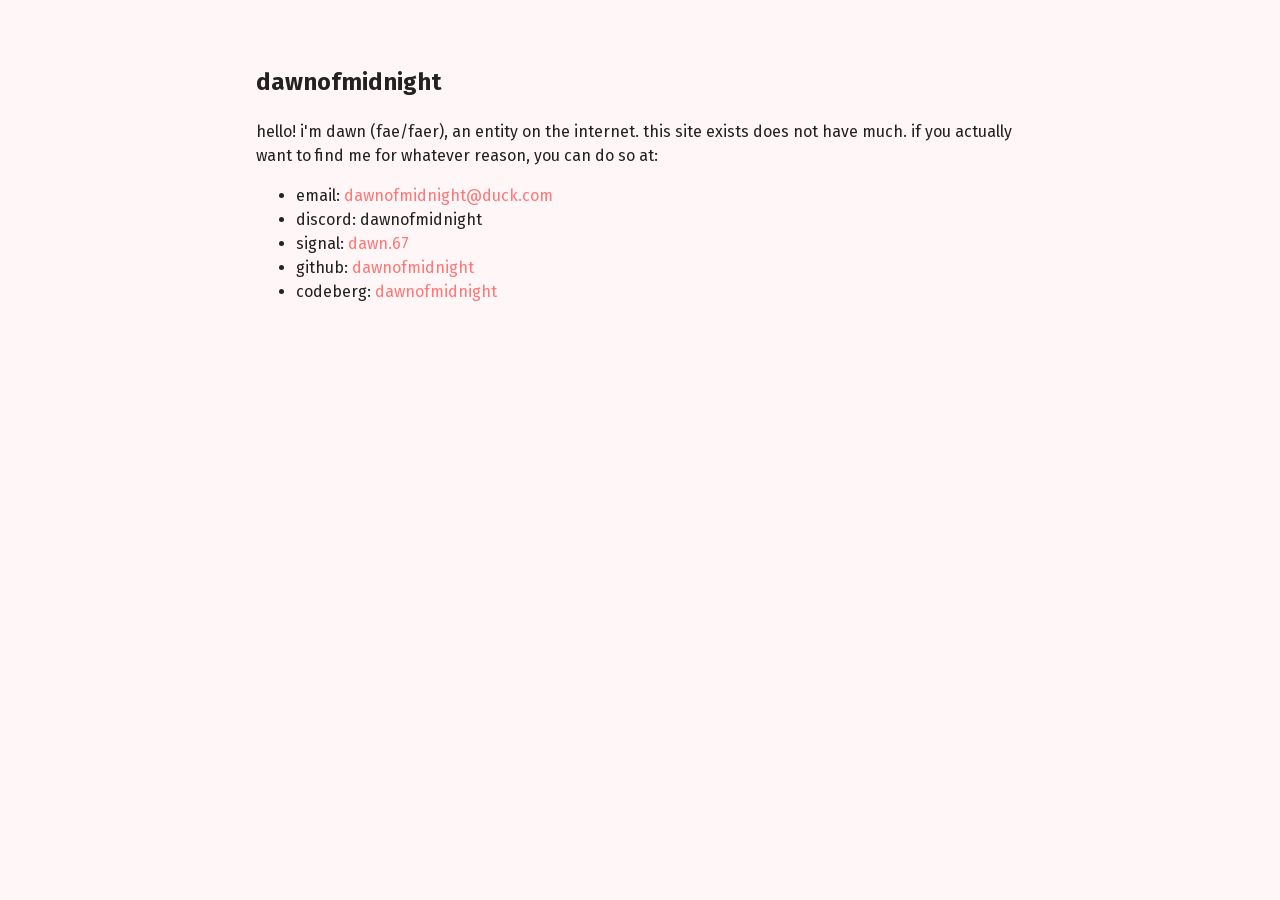
<file: index.html>
<!DOCTYPE html>
<html lang="en">
  <head>
    <meta charset="utf-8">
    <meta name="viewport" content="width=device-width, initial-scale=1">
    <title>dawnofmidnight</title>
    <meta name="description" content="dawn's home page on the internet">
    <meta name="og:title" content="dawnofmidnight">
    <meta name="og:description" content="dawn's home page on the internet">
    <meta name="og:type" content="website">
    <meta name="og:image" content="/avatar.png">
    <meta name="og:url" content="https://dawnofmidnight.github.io">
    <meta name="theme-color" content="#ffdada">
    <link rel="apple-touch-icon" sizes="180x180" href="/apple-touch-icon.png">
    <link rel="icon" type="image/png" sizes="32x32" href="/favicon-32x32.png">
    <link rel="icon" type="image/png" sizes="16x16" href="/favicon-16x16.png">
    <link rel="manifest" href="/site.webmanifest">
    <link rel="stylesheet" href="/style.css">
  </head>
  <body>
    <h2>dawnofmidnight</h2>
    <p>hello! i'm dawn (fae/faer), an entity on the internet. this site exists does not have much. if you actually want to find me for whatever reason, you can do so at:</p>
    <ul>
      <li>email: <a href="mailto:dawnofmidnight@duck.com">dawnofmidnight@duck.com</a></li>
      <li>discord: dawnofmidnight</li>
      <li>signal: <a href="https://signal.me/#eu/mDHXj_UTvqdaKELLQhSKyfhGkmreZw16C2cPorM4ybY6gk91a8hP8b3bgAJhSqCK">dawn.67</a></li>
      <li>github: <a href="https://github.com/dawnofmidnight">dawnofmidnight</a></li>
      <li>codeberg: <a href="https://codeberg.org/dawnofmidnight">dawnofmidnight</a></li>
    </ul>
  </body>
</html>
</file>
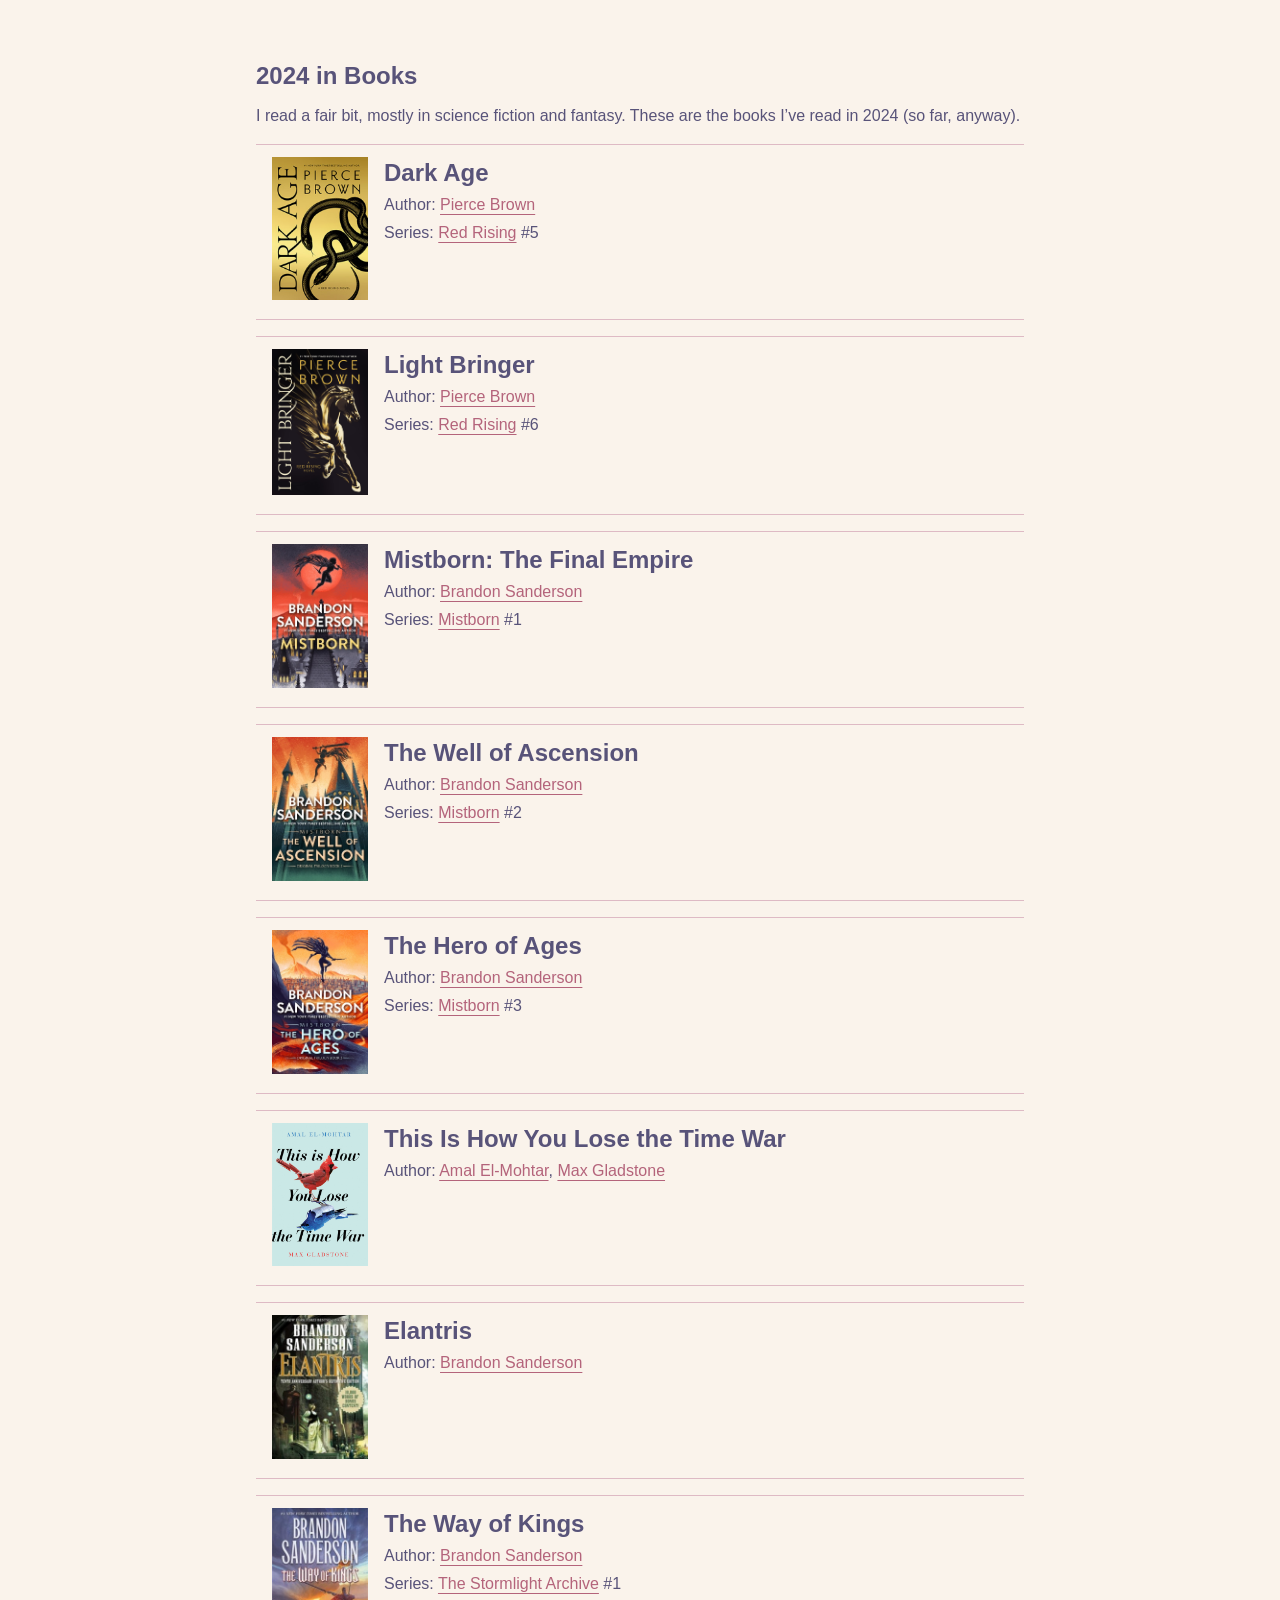
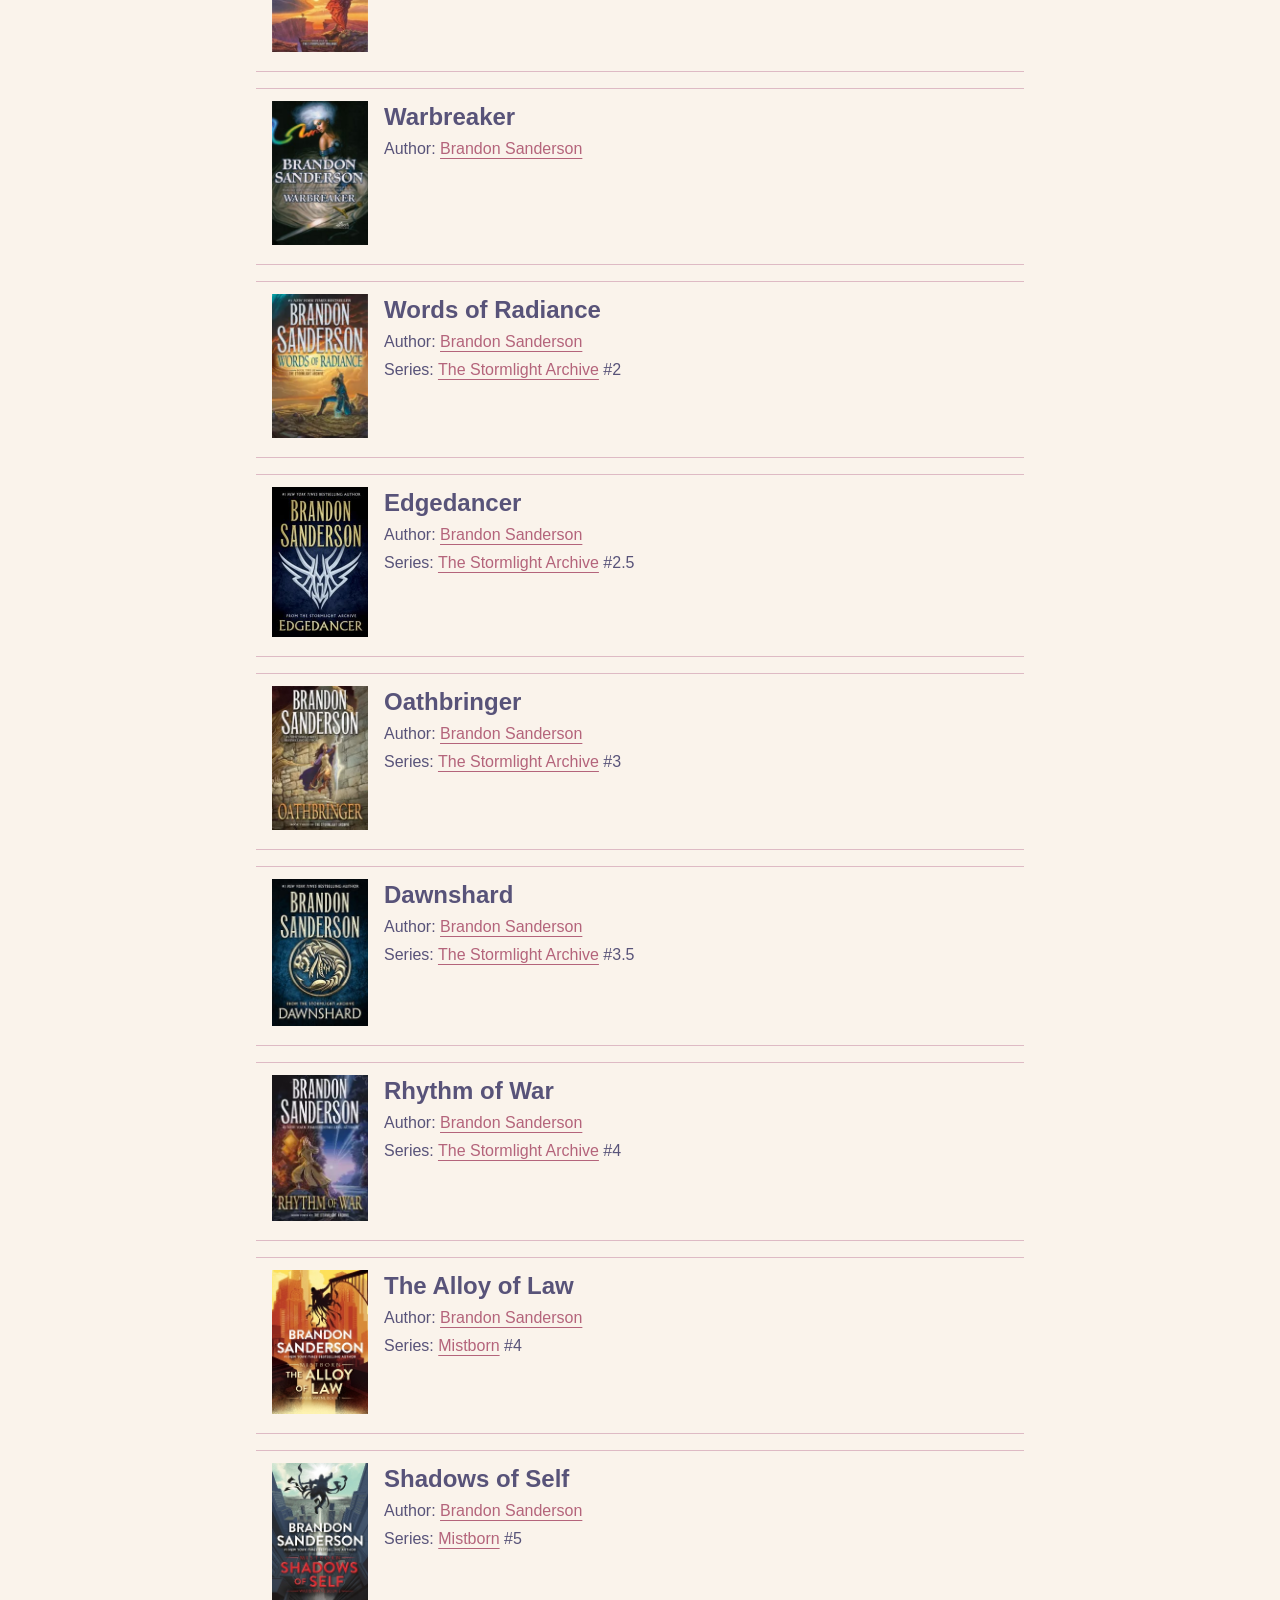
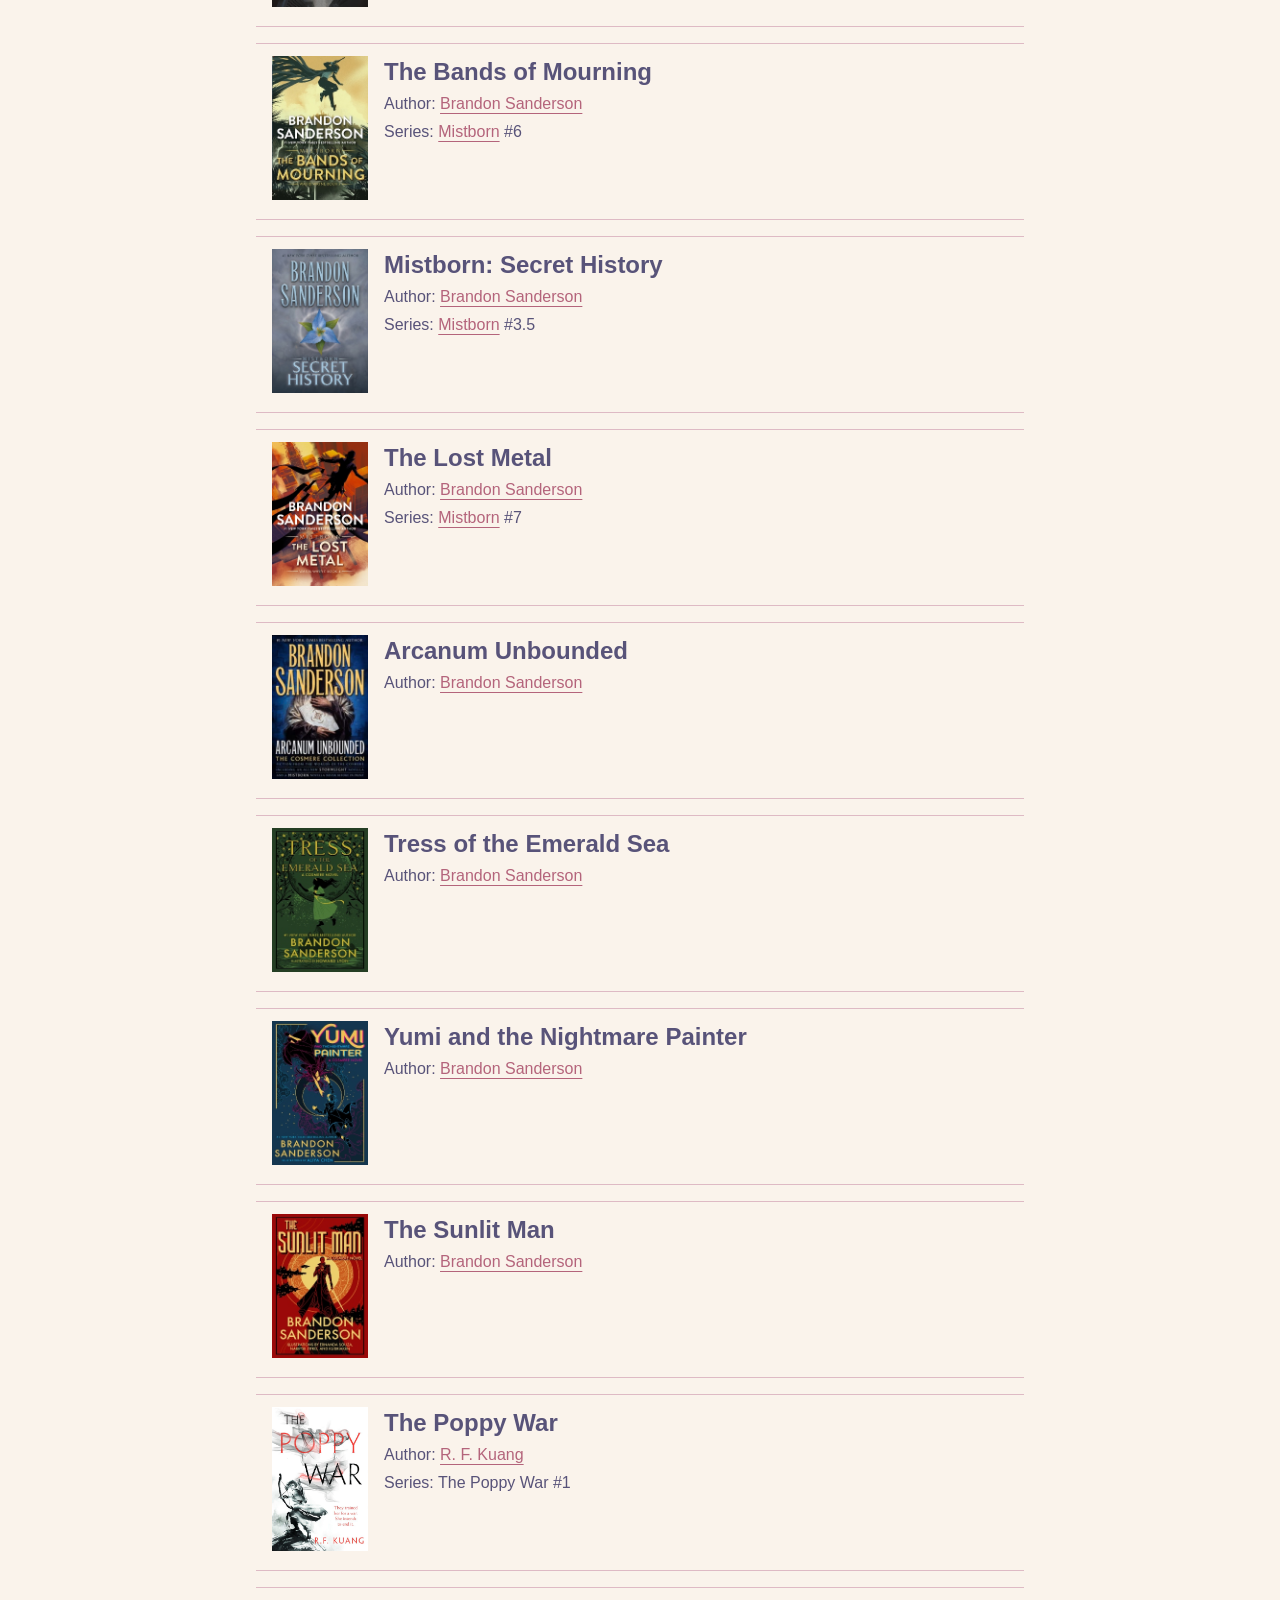
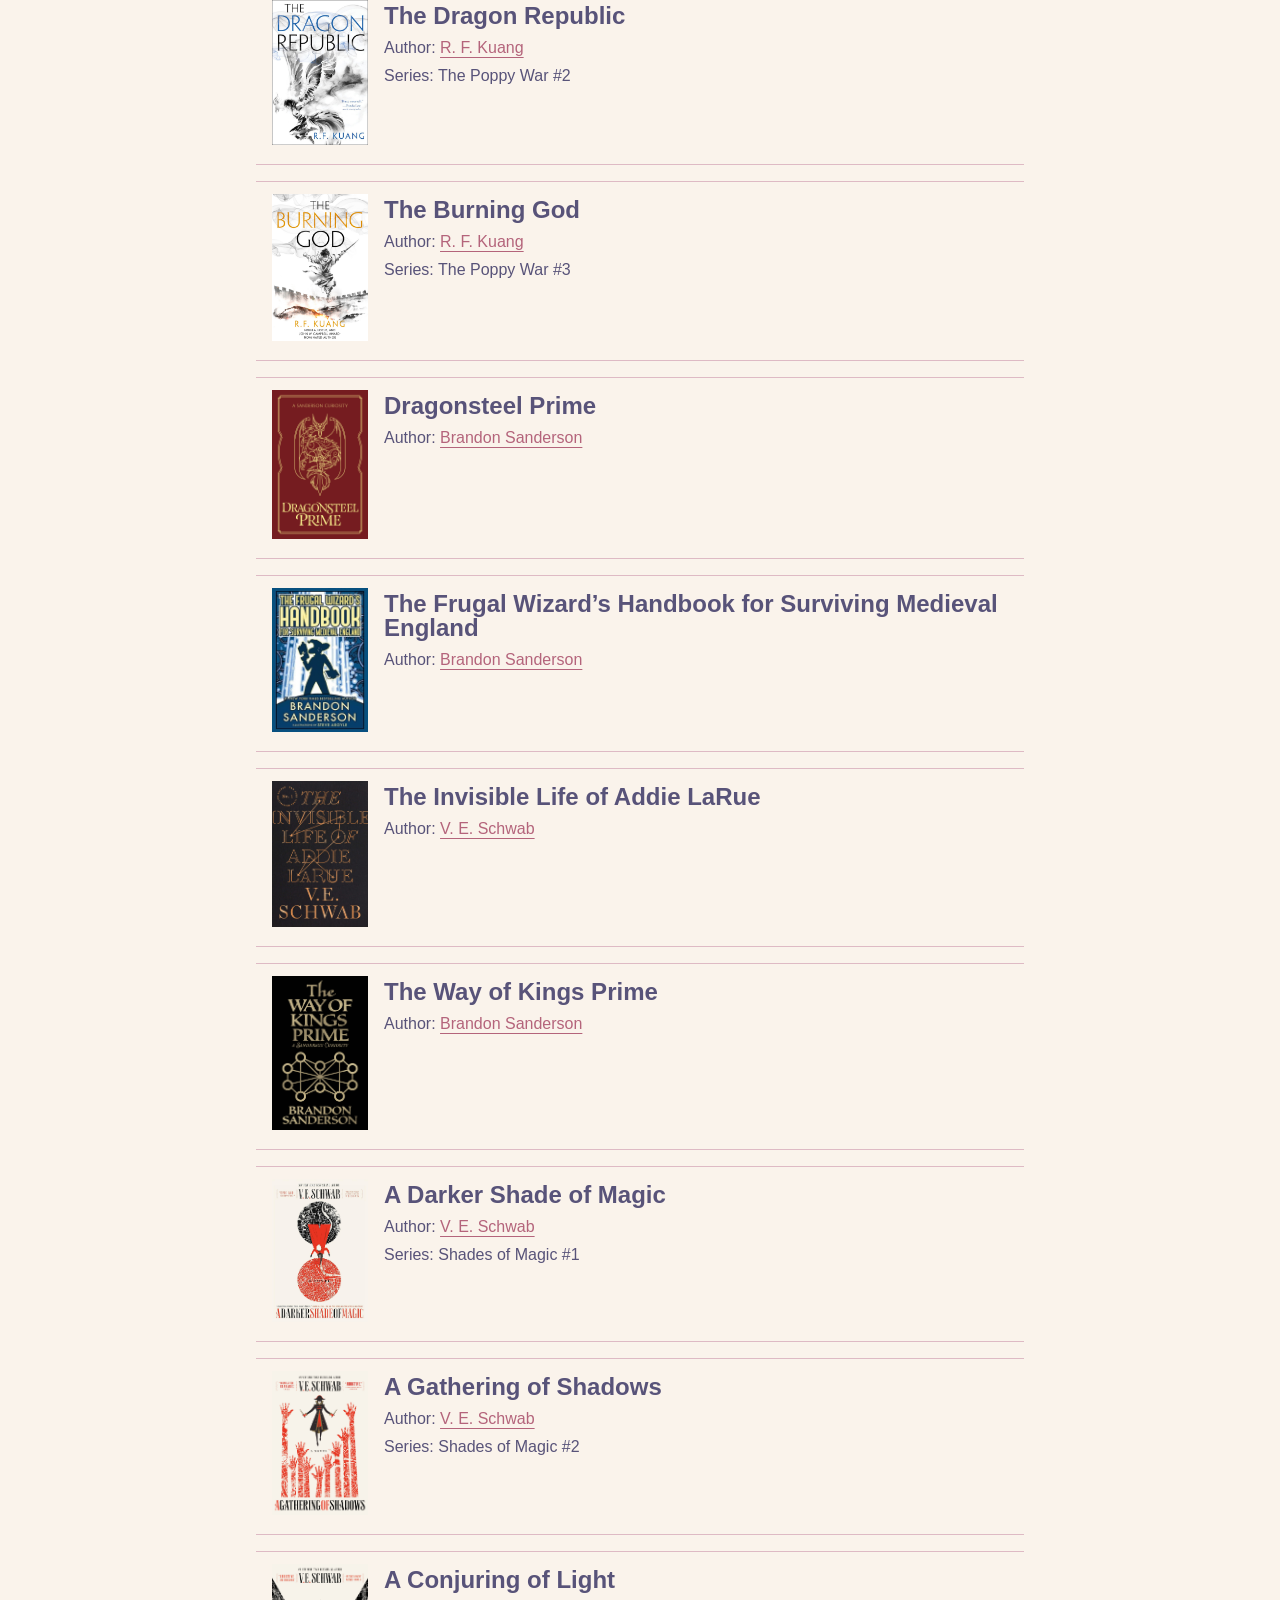
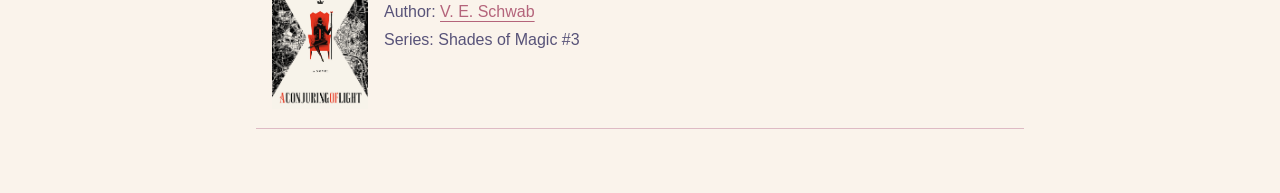
<file: 2024-in-books.html>
<!DOCTYPE html>
<html lang="en">

<head>
  <meta charset="utf-8">
  <meta name="viewport" content="width=device-width, initial-scale=1" />

  <link rel="shortcut icon" href="/favicon.ico" />
  <link rel="apple-touch-icon" sizes="180x180" href="/apple-touch-icon.png">
  <link rel="icon" type="image/png" sizes="32x32" href="/favicon-32x32.png">
  <link rel="icon" type="image/png" sizes="16x16" href="/favicon-16x16.png">
  <link rel="manifest" href="/site.webmanifest">

  <link rel="stylesheet" href="/styles/font.css" />
  <link rel="stylesheet" href="/styles/index.css" />
</head>

<body>
  <main>
    <section id="2024-in-Books"><a href="#2024-in-Books">
<h1>2024 in Books</h1></a>
<p>I read a fair bit, mostly in science fiction and fantasy. These are the books
I’ve read in 2024 (so far, anyway).</p>
<div class="book">
<p><img loading="lazy" alt="Dark Age cover" src="/assets/books/dark-age.png"></p>
<ul>
<li><a href="#Dark-Age">
<h2 id="Dark-Age">Dark Age</h2></a>
</li>
<li>
Author: <a href="https://www.piercebrown.com">Pierce Brown</a>
</li>
<li>
Series: <a href="https://www.piercebrown.com/redrisingsaga">Red Rising</a> #5
</li>
</ul>
</div>
<div class="book">
<p><img loading="lazy" alt="Light Bringer cover" src="/assets/books/light-bringer.jpg"></p>
<ul>
<li><a href="#Light-Bringer">
<h2 id="Light-Bringer">Light Bringer</h2></a>
</li>
<li>
Author: <a href="https://www.piercebrown.com">Pierce Brown</a>
</li>
<li>
Series: <a href="https://www.piercebrown.com/redrisingsaga">Red Rising</a> #6
</li>
</ul>
</div>
<div class="book">
<p><img loading="lazy" alt="Mistborn: The Final Empire cover" src="/assets/books/mistborn-the-final-empire.png"></p>
<ul>
<li><a href="#Mistborn-The-Final-Empire">
<h2 id="Mistborn-The-Final-Empire">Mistborn: The Final Empire</h2></a>
</li>
<li>
Author: <a href="https://www.brandonsanderson.com">Brandon Sanderson</a>
</li>
<li>
Series: <a href="https://www.brandonsanderson.com/books-and-art/#mistborn">Mistborn</a> #1
</li>
</ul>
</div>
<div class="book">
<p><img loading="lazy" alt="The Well of Ascension cover" src="/assets/books/the-well-of-ascension.png"></p>
<ul>
<li><a href="#The-Well-of-Ascension">
<h2 id="The-Well-of-Ascension">The Well of Ascension</h2></a>
</li>
<li>
Author: <a href="https://www.brandonsanderson.com">Brandon Sanderson</a>
</li>
<li>
Series: <a href="https://www.brandonsanderson.com/books-and-art/#mistborn">Mistborn</a> #2
</li>
</ul>
</div>
<div class="book">
<p><img loading="lazy" alt="The Hero of Ages cover" src="/assets/books/the-hero-of-ages.png"></p>
<ul>
<li><a href="#The-Hero-of-Ages">
<h2 id="The-Hero-of-Ages">The Hero of Ages</h2></a>
</li>
<li>
Author: <a href="https://www.brandonsanderson.com">Brandon Sanderson</a>
</li>
<li>
Series: <a href="https://www.brandonsanderson.com/books-and-art/#mistborn">Mistborn</a> #3
</li>
</ul>
</div>
<div class="book">
<p><img loading="lazy" alt="This Is How You Lose the Time War cover" src="/assets/books/this-is-how-you-lose-the-time-war.jpg"></p>
<ul>
<li><a href="#This-Is-How-You-Lose-the-Time-War">
<h2 id="This-Is-How-You-Lose-the-Time-War">This Is How You Lose the Time War</h2></a>
</li>
<li>
Author: <a href="https://amalelmohtar.com">Amal El-Mohtar</a>, <a href="https://www.maxgladstone.com">Max Gladstone</a>
</li>
</ul>
</div>
<div class="book">
<p><img loading="lazy" alt="Elantris cover" src="/assets/books/elantris.jpg"></p>
<ul>
<li><a href="#Elantris">
<h2 id="Elantris">Elantris</h2></a>
</li>
<li>
Author: <a href="https://www.brandonsanderson.com">Brandon Sanderson</a>
</li>
</ul>
</div>
<div class="book">
<p><img loading="lazy" alt="The Way of Kings cover" src="/assets/books/the-way-of-kings.jpg"></p>
<ul>
<li><a href="#The-Way-of-Kings">
<h2 id="The-Way-of-Kings">The Way of Kings</h2></a>
</li>
<li>
Author: <a href="https://www.brandonsanderson.com">Brandon Sanderson</a>
</li>
<li>
Series: <a href="https://www.brandonsanderson.com/books-and-art/#stormlight">The Stormlight Archive</a> #1
</li>
</ul>
</div>
<div class="book">
<p><img loading="lazy" alt="Warbreaker cover" src="/assets/books/warbreaker.jpg"></p>
<ul>
<li><a href="#Warbreaker">
<h2 id="Warbreaker">Warbreaker</h2></a>
</li>
<li>
Author: <a href="https://www.brandonsanderson.com">Brandon Sanderson</a>
</li>
</ul>
</div>
<div class="book">
<p><img loading="lazy" alt="Words of Radiance cover" src="/assets/books/words-of-radiance.jpg"></p>
<ul>
<li><a href="#Words-of-Radiance">
<h2 id="Words-of-Radiance">Words of Radiance</h2></a>
</li>
<li>
Author: <a href="https://www.brandonsanderson.com">Brandon Sanderson</a>
</li>
<li>
Series: <a href="https://www.brandonsanderson.com/books-and-art/#stormlight">The Stormlight Archive</a> #2
</li>
</ul>
</div>
<div class="book">
<p><img loading="lazy" alt="Edgedancer cover" src="/assets/books/edgedancer.jpg"></p>
<ul>
<li><a href="#Edgedancer">
<h2 id="Edgedancer">Edgedancer</h2></a>
</li>
<li>
Author: <a href="https://www.brandonsanderson.com">Brandon Sanderson</a>
</li>
<li>
Series: <a href="https://www.brandonsanderson.com/books-and-art/#stormlight">The Stormlight Archive</a> #2.5
</li>
</ul>
</div>
<div class="book">
<p><img loading="lazy" alt="Oathbringer cover" src="/assets/books/oathbringer.jpg"></p>
<ul>
<li><a href="#Oathbringer">
<h2 id="Oathbringer">Oathbringer</h2></a>
</li>
<li>
Author: <a href="https://www.brandonsanderson.com">Brandon Sanderson</a>
</li>
<li>
Series: <a href="https://www.brandonsanderson.com/books-and-art/#stormlight">The Stormlight Archive</a> #3
</li>
</ul>
</div>
<div class="book">
<p><img loading="lazy" alt="Dawnshard cover" src="/assets/books/dawnshard.jpg"></p>
<ul>
<li><a href="#Dawnshard">
<h2 id="Dawnshard">Dawnshard</h2></a>
</li>
<li>
Author: <a href="https://www.brandonsanderson.com">Brandon Sanderson</a>
</li>
<li>
Series: <a href="https://www.brandonsanderson.com/books-and-art/#stormlight">The Stormlight Archive</a> #3.5
</li>
</ul>
</div>
<div class="book">
<p><img loading="lazy" alt="Rhythm of War cover" src="/assets/books/rhythm-of-war.jpg"></p>
<ul>
<li><a href="#Rhythm-of-War">
<h2 id="Rhythm-of-War">Rhythm of War</h2></a>
</li>
<li>
Author: <a href="https://www.brandonsanderson.com">Brandon Sanderson</a>
</li>
<li>
Series: <a href="https://www.brandonsanderson.com/books-and-art/#stormlight">The Stormlight Archive</a> #4
</li>
</ul>
</div>
<div class="book">
<p><img loading="lazy" alt="The Alloy of Law cover" src="/assets/books/the-alloy-of-law.png"></p>
<ul>
<li><a href="#The-Alloy-of-Law">
<h2 id="The-Alloy-of-Law">The Alloy of Law</h2></a>
</li>
<li>
Author: <a href="https://www.brandonsanderson.com">Brandon Sanderson</a>
</li>
<li>
Series: <a href="https://www.brandonsanderson.com/books-and-art/#mistborn">Mistborn</a> #4
</li>
</ul>
</div>
<div class="book">
<p><img loading="lazy" alt="Shadows of Self cover" src="/assets/books/shadows-of-self.png"></p>
<ul>
<li><a href="#Shadows-of-Self">
<h2 id="Shadows-of-Self">Shadows of Self</h2></a>
</li>
<li>
Author: <a href="https://www.brandonsanderson.com">Brandon Sanderson</a>
</li>
<li>
Series: <a href="https://www.brandonsanderson.com/books-and-art/#mistborn">Mistborn</a> #5
</li>
</ul>
</div>
<div class="book">
<p><img loading="lazy" alt="The Bands of Mourning cover" src="/assets/books/the-bands-of-mourning.png"></p>
<ul>
<li><a href="#The-Bands-of-Mourning">
<h2 id="The-Bands-of-Mourning">The Bands of Mourning</h2></a>
</li>
<li>
Author: <a href="https://www.brandonsanderson.com">Brandon Sanderson</a>
</li>
<li>
Series: <a href="https://www.brandonsanderson.com/books-and-art/#mistborn">Mistborn</a> #6
</li>
</ul>
</div>
<div class="book">
<p><img loading="lazy" alt="Mistborn: Secret History cover" src="/assets/books/mistborn-secret-history.png"></p>
<ul>
<li><a href="#Mistborn-Secret-History">
<h2 id="Mistborn-Secret-History">Mistborn: Secret History</h2></a>
</li>
<li>
Author: <a href="https://www.brandonsanderson.com">Brandon Sanderson</a>
</li>
<li>
Series: <a href="https://www.brandonsanderson.com/books-and-art/#mistborn">Mistborn</a> #3.5
</li>
</ul>
</div>
<div class="book">
<p><img loading="lazy" alt="The Lost Metal cover" src="/assets/books/the-lost-metal.png"></p>
<ul>
<li><a href="#The-Lost-Metal">
<h2 id="The-Lost-Metal">The Lost Metal</h2></a>
</li>
<li>
Author: <a href="https://www.brandonsanderson.com">Brandon Sanderson</a>
</li>
<li>
Series: <a href="https://www.brandonsanderson.com/books-and-art/#mistborn">Mistborn</a> #7
</li>
</ul>
</div>
<div class="book">
<p><img loading="lazy" alt="Arcanum Unbounded cover" src="/assets/books/arcanum-unbounded.jpg"></p>
<ul>
<li><a href="#Arcanum-Unbounded">
<h2 id="Arcanum-Unbounded">Arcanum Unbounded</h2></a>
</li>
<li>
Author: <a href="https://www.brandonsanderson.com">Brandon Sanderson</a>
</li>
</ul>
</div>
<div class="book">
<p><img loading="lazy" alt="Tress of the Emerald Sea cover" src="/assets/books/tress-of-the-emerald-sea.png"></p>
<ul>
<li><a href="#Tress-of-the-Emerald-Sea">
<h2 id="Tress-of-the-Emerald-Sea">Tress of the Emerald Sea</h2></a>
</li>
<li>
Author: <a href="https://www.brandonsanderson.com">Brandon Sanderson</a>
</li>
</ul>
</div>
<div class="book">
<p><img loading="lazy" alt="Yumi and the Nightmare Painter cover" src="/assets/books/yumi-and-the-nightmare-painter.png"></p>
<ul>
<li><a href="#Yumi-and-the-Nightmare-Painter">
<h2 id="Yumi-and-the-Nightmare-Painter">Yumi and the Nightmare Painter</h2></a>
</li>
<li>
Author: <a href="https://www.brandonsanderson.com">Brandon Sanderson</a>
</li>
</ul>
</div>
<div class="book">
<p><img loading="lazy" alt="The Sunlit Man cover" src="/assets/books/the-sunlit-man.png"></p>
<ul>
<li><a href="#The-Sunlit-Man">
<h2 id="The-Sunlit-Man">The Sunlit Man</h2></a>
</li>
<li>
Author: <a href="https://www.brandonsanderson.com">Brandon Sanderson</a>
</li>
</ul>
</div>
<div class="book">
<p><img loading="lazy" alt="The Poppy War cover" src="/assets/books/the-poppy-war.jpg"></p>
<ul>
<li><a href="#The-Poppy-War">
<h2 id="The-Poppy-War">The Poppy War</h2></a>
</li>
<li>
Author: <a href="https://rfkuang.com">R. F. Kuang</a>
</li>
<li>
Series: The Poppy War #1
</li>
</ul>
</div>
<div class="book">
<p><img loading="lazy" alt="The Dragon Republic cover" src="/assets/books/the-dragon-republic.jpg"></p>
<ul>
<li><a href="#The-Dragon-Republic">
<h2 id="The-Dragon-Republic">The Dragon Republic</h2></a>
</li>
<li>
Author: <a href="https://rfkuang.com">R. F. Kuang</a>
</li>
<li>
Series: The Poppy War #2
</li>
</ul>
</div>
<div class="book">
<p><img loading="lazy" alt="The Burning God" src="/assets/books/the-burning-god.jpg"></p>
<ul>
<li><a href="#The-Burning-God">
<h2 id="The-Burning-God">The Burning God</h2></a>
</li>
<li>
Author: <a href="https://rfkuang.com">R. F. Kuang</a>
</li>
<li>
Series: The Poppy War #3
</li>
</ul>
</div>
<div class="book">
<p><img loading="lazy" alt="Dragonsteel Prime" src="/assets/books/dragonsteel-prime.png"></p>
<ul>
<li><a href="#Dragonsteel-Prime">
<h2 id="Dragonsteel-Prime">Dragonsteel Prime</h2></a>
</li>
<li>
Author: <a href="https://www.brandonsanderson.com">Brandon Sanderson</a>
</li>
</ul>
</div>
<div class="book">
<p><img loading="lazy" alt="The Frugal Wizard’s Handbook for Surviving Medieval England cover" src="/assets/books/the-frugal-wizards-handbook-for-surviving-medieval-england.png"></p>
<ul>
<li><a href="#The-Frugal-Wizard’s-Handbook-for-Surviving-Medieval-England">
<h2 id="The-Frugal-Wizard’s-Handbook-for-Surviving-Medieval-England">The Frugal Wizard’s Handbook for Surviving Medieval England</h2></a>
</li>
<li>
Author: <a href="https://www.brandonsanderson.com">Brandon Sanderson</a>
</li>
</ul>
</div>
<div class="book">
<p><img loading="lazy" alt="The Invisible Life of Addie LaRue cover" src="/assets/books/the-invisible-life-of-addie-larue.jpg  "></p>
<ul>
<li><a href="#The-Invisible-Life-of-Addie-LaRue">
<h2 id="The-Invisible-Life-of-Addie-LaRue">The Invisible Life of Addie LaRue</h2></a>
</li>
<li>
Author: <a href="https://www.veschwab.com">V. E. Schwab</a>
</li>
</ul>
</div>
<div class="book">
<p><img loading="lazy" alt="The Way of Kings Prime cover" src="/assets/books/the-way-of-kings-prime.jpg"></p>
<ul>
<li><a href="#The-Way-of-Kings-Prime">
<h2 id="The-Way-of-Kings-Prime">The Way of Kings Prime</h2></a>
</li>
<li>
Author: <a href="https://www.brandonsanderson.com">Brandon Sanderson</a>
</li>
</ul>
</div>
<div class="book">
<p><img loading="lazy" alt="A Darker Shade of Magic cover" src="/assets/books/a-darker-shade-of-magic.png"></p>
<ul>
<li><a href="#A-Darker-Shade-of-Magic">
<h2 id="A-Darker-Shade-of-Magic">A Darker Shade of Magic</h2></a>
</li>
<li>
Author: <a href="https://www.veschwab.com">V. E. Schwab</a>
</li>
<li>
Series: Shades of Magic #1
</li>
</ul>
</div>
<div class="book">
<p><img loading="lazy" alt="A Gathering of Shadows cover" src="/assets/books/a-gathering-of-shadows.png"></p>
<ul>
<li><a href="#A-Gathering-of-Shadows">
<h2 id="A-Gathering-of-Shadows">A Gathering of Shadows</h2></a>
</li>
<li>
Author: <a href="https://www.veschwab.com">V. E. Schwab</a>
</li>
<li>
Series: Shades of Magic #2
</li>
</ul>
</div>
<div class="book">
<p><img loading="lazy" alt="A Conjuring of Light cover" src="/assets/books/a-conjuring-of-light.png"></p>
<ul>
<li><a href="#A-Conjuring-of-Light">
<h2 id="A-Conjuring-of-Light">A Conjuring of Light</h2></a>
</li>
<li>
Author: <a href="https://www.veschwab.com">V. E. Schwab</a>
</li>
<li>
Series: Shades of Magic #3
</li>
</ul>
</div>
</section>

  </main>
</body>

</html>
</file>
<file: style.css>
@font-face {
  font-family: "Firava";
  font-display: swap;
  font-style: normal;
  font-weight: 100 900;
  src: url("/firava.woff2") format("woff2");
}

@font-face {
  font-family: "Firava";
  font-display: swap;
  font-style: italic;
  font-weight: 100 900;
  src: url("/firava-italic.woff2") format("woff2");
}

body {
  margin: 4rem 1.5rem;
  max-width: 48rem;
  background-color: #fff7f7;
  color: #222222;
  font-family: "Firava", sans-serif;
  font-size: 16px;
  line-height: 1.5;
}

@media (min-width: 51rem) {
  body {
    margin: 4rem auto;
  }
}

a {
  color: #ff7777;
  text-decoration: none;
  text-underline-offset: 4px;
}

a:hover {
  text-decoration: underline;
}

hr {
  margin-left: 0;
  width: 30%;
}

::selection {
    background-color: #ffdada;
}
</file>
<file: styles/font.css>
@font-face {
    font-family: "Fira Sans";
    font-display: swap;
    font-weight: 100;
    font-style: normal;
    src: url("/fonts/fira-sans/Thin.woff2") format("ttf");
}

@font-face {
    font-family: "Fira Sans";
    font-display: swap;
    font-weight: 100;
    font-style: italic;
    src: url("/fonts/fira-sans/ThinItalic.woff2") format("ttf");
}

@font-face {
    font-family: "Fira Sans";
    font-display: swap;
    font-weight: 200;
    font-style: normal;
    src: url("/fonts/fira-sans/ExtraLight.woff2") format("ttf");
}

@font-face {
    font-family: "Fira Sans";
    font-display: swap;
    font-weight: 200;
    font-style: italic;
    src: url("/fonts/fira-sans/ExtraLightItalic.woff2") format("ttf");
}

@font-face {
    font-family: "Fira Sans";
    font-display: swap;
    font-weight: 300;
    font-style: normal;
    src: url("/fonts/fira-sans/Light.woff2") format("ttf");
}

@font-face {
    font-family: "Fira Sans";
    font-display: swap;
    font-weight: 300;
    font-style: italic;
    src: url("/fonts/fira-sans/LightItalic.woff2") format("ttf");
}

@font-face {
    font-family: "Fira Sans";
    font-display: swap;
    font-weight: 400;
    font-style: normal;
    src: url("/fonts/fira-sans/Regular.woff2") format("ttf");
}

@font-face {
    font-family: "Fira Sans";
    font-display: swap;
    font-weight: 400;
    font-style: italic;
    src: url("/fonts/fira-sans/Italic.woff2") format("ttf");
}

@font-face {
    font-family: "Fira Sans";
    font-display: swap;
    font-weight: 500;
    font-style: normal;
    src: url("/fonts/fira-sans/Medium.woff2") format("ttf");
}

@font-face {
    font-family: "Fira Sans";
    font-display: swap;
    font-weight: 500;
    font-style: italic;
    src: url("/fonts/fira-sans/MediumItalic.woff2") format("ttf");
}

@font-face {
    font-family: "Fira Sans";
    font-display: swap;
    font-weight: 600;
    font-style: normal;
    src: url("/fonts/fira-sans/SemiBold.woff2") format("ttf");
}

@font-face {
    font-family: "Fira Sans";
    font-display: swap;
    font-weight: 600;
    font-style: italic;
    src: url("/fonts/fira-sans/SemiBoldItalic.woff2") format("ttf");
}

@font-face {
    font-family: "Fira Sans";
    font-display: swap;
    font-weight: 700;
    font-style: normal;
    src: url("/fonts/fira-sans/Bold.woff2") format("ttf");
}

@font-face {
    font-family: "Fira Sans";
    font-display: swap;
    font-weight: 700;
    font-style: italic;
    src: url("/fonts/fira-sans/BoldItalic.woff2") format("ttf");
}

@font-face {
    font-family: "Fira Sans";
    font-display: swap;
    font-weight: 800;
    font-style: normal;
    src: url("/fonts/fira-sans/ExtraBold.woff2") format("ttf");
}

@font-face {
    font-family: "Fira Sans";
    font-display: swap;
    font-weight: 800;
    font-style: italic;
    src: url("/fonts/fira-sans/ExtraBoldItalic.woff2") format("ttf");
}

@font-face {
    font-family: "Fira Sans";
    font-display: swap;
    font-weight: 900;
    font-style: normal;
    src: url("/fonts/fira-sans/Heavy.woff2") format("ttf");
}

@font-face {
    font-family: "Fira Sans";
    font-display: swap;
    font-weight: 900;
    font-style: italic;
    src: url("/fonts/fira-sans/HeavyItalic.woff2") format("ttf");
}

@font-face {
    font-family: "Iosevka";
    font-display: swap;
    font-weight: 100;
    font-style: normal;
    src: url("/fonts/iosevka/Thin.woff2") format("woff2");
}

@font-face {
    font-family: "Iosevka";
    font-display: swap;
    font-weight: 100;
    font-style: italic;
    src: url("/fonts/iosevka/ThinItalic.woff2") format("woff2");
}

@font-face {
    font-family: "Iosevka";
    font-display: swap;
    font-weight: 200;
    font-style: normal;
    src: url("/fonts/iosevka/ExtraLight.woff2") format("woff2");
}

@font-face {
    font-family: "Iosevka";
    font-display: swap;
    font-weight: 200;
    font-style: italic;
    src: url("/fonts/iosevka/ExtraLightItalic.woff2") format("woff2");
}

@font-face {
    font-family: "Iosevka";
    font-display: swap;
    font-weight: 300;
    font-style: normal;
    src: url("/fonts/iosevka/Light.woff2") format("woff2");
}

@font-face {
    font-family: "Iosevka";
    font-display: swap;
    font-weight: 300;
    font-style: italic;
    src: url("/fonts/iosevka/LightItalic.woff2") format("woff2");
}

@font-face {
    font-family: "Iosevka";
    font-display: swap;
    font-weight: 400;
    font-style: normal;
    src: url("/fonts/iosevka/Regular.woff2") format("woff2");
}

@font-face {
    font-family: "Iosevka";
    font-display: swap;
    font-weight: 400;
    font-style: italic;
    src: url("/fonts/iosevka/Italic.woff2") format("woff2");
}

@font-face {
    font-family: "Iosevka";
    font-display: swap;
    font-weight: 500;
    font-style: normal;
    src: url("/fonts/iosevka/Medium.woff2") format("woff2");
}

@font-face {
    font-family: "Iosevka";
    font-display: swap;
    font-weight: 500;
    font-style: italic;
    src: url("/fonts/iosevka/MediumItalic.woff2") format("woff2");
}

@font-face {
    font-family: "Iosevka";
    font-display: swap;
    font-weight: 600;
    font-style: normal;
    src: url("/fonts/iosevka/SemiBold.woff2") format("woff2");
}

@font-face {
    font-family: "Iosevka";
    font-display: swap;
    font-weight: 600;
    font-style: italic;
    src: url("/fonts/iosevka/SemiBoldItalic.woff2") format("woff2");
}

@font-face {
    font-family: "Iosevka";
    font-display: swap;
    font-weight: 700;
    font-style: normal;
    src: url("/fonts/iosevka/Bold.woff2") format("woff2");
}

@font-face {
    font-family: "Iosevka";
    font-display: swap;
    font-weight: 700;
    font-style: italic;
    src: url("/fonts/iosevka/BoldItalic.woff2") format("woff2");
}

@font-face {
    font-family: "Iosevka";
    font-display: swap;
    font-weight: 800;
    font-style: normal;
    src: url("/fonts/iosevka/ExtraBold.woff2") format("woff2");
}

@font-face {
    font-family: "Iosevka";
    font-display: swap;
    font-weight: 800;
    font-style: italic;
    src: url("/fonts/iosevka/ExtraBoldItalic.woff2") format("woff2");
}

@font-face {
    font-family: "Iosevka";
    font-display: swap;
    font-weight: 900;
    font-style: normal;
    src: url("/fonts/iosevka/Heavy.woff2") format("woff2");
}

@font-face {
    font-family: "Iosevka";
    font-display: swap;
    font-weight: 900;
    font-style: italic;
    src: url("/fonts/iosevka/HeavyItalic.woff2") format("woff2");
}
</file>
<file: styles/index.css>
:root {
    --background: hsl(32deg, 57%, 95%);
    --text: hsl(248deg, 19%, 40%);
    --muted: hsl(257deg, 9%, 61%);
    --accent-base: 343deg, 35%;
    --accent: hsl(var(--accent-base), 55%);
    --accent-muted: hsl(var(--accent-base), 80%);
    --accent-focus: hsl(var(--accent-base), 40%);
}

@media (prefers-color-scheme: dark) {
    :root {
        --background: hsl(246deg, 24%, 17%);
        --text: hsl(245deg, 50%, 91%);
        --muted: hsl(249deg, 12%, 47%);
        --accent-base: 343deg, 76%;
        --accent: hsl(var(--accent-base), 68%);
        --accent-muted: hsl(var(--accent-base), 40%);
        --accent-focus: hsl(var(--accent-base), 75%);
    }
}

html,
body {
    margin: 0;
    padding: 0;
    width: 100%;
    background-color: var(--background);
    color: var(--text);
    font-family: "Fira Sans", sans-serif;
    font-size: 16px;
    font-weight: 400;
    line-height: 1.5em;
}

strong {
    font-weight: bold;
}

pre,
code {
    font-family: "Iosevka", monospace;
    font-size: 1em;
}

pre {
    border: 1px solid var(--accent-muted);
    border-radius: 0.25rem;
    padding: 0.5rem;
}

sub,
sup {
    font-size: 75%;
    line-height: 0;
    position: relative;
    vertical-align: baseline;
}

sub {
    bottom: -0.25em;
}

sup {
    top: -0.5em;
}

a {
    color: var(--accent);
    text-decoration-color: var(--accent);
    text-decoration: underline;
    text-underline-offset: 4px;
    transition: all 100ms ease-in-out;
}

a:hover {
    color: var(--accent-focus);
    text-decoration-color: var(--accent-focus);
}

p {
    margin: 1rem 0;
}

h1,
h2,
h3,
h4,
h5,
h6 {
    font-weight: 600;
    display: flex;
    flex-direction: row;
    align-items: center;
}

a:has(h1,
    h2,
    h3,
    h4,
    h5,
    h6) {
    color: var(--text);
    text-decoration: none;
}

a:hover:has(h1,
    h2,
    h3,
    h4,
    h5,
    h6) {
    color: var(--text);
}

h1::after,
h2::after,
h3::after,
h4::after,
h5::after,
h6::after {
    content: "§";
    display: none;
    font-size: 0.75em;
    margin-left: 0.5em;
    color: var(--muted);
}

h1:hover::after,
h2:hover::after,
h3:hover::after,
h4:hover::after,
h5:hover::after,
h6:hover::after {
    display: inline;
}

h1 {
    margin: 4rem 0 1rem 0;
}

h2 {
    margin: 1.5rem 0 0.5rem 0;
}

ul {
    margin: 0.5rem 0;
}

main {
    margin: 0 1rem 4rem;
    animation: fade-in 0.5s;
}

@media (min-width: 50rem) {
    main {
        margin: 0 auto 4rem;
        max-width: 48rem;
    }
}

@keyframes fade-in {
    0% {
        opacity: 0;
    }

    100% {
        opacity: 1;
    }
}

.book {
    display: flex;
    flex-direction: row;
    column-gap: 1rem;
    padding: 0.75rem 1rem;
    margin-bottom: 1rem;
    border-width: 1px 0;
    border-style: solid;
    border-color: var(--accent-muted);
}

.book:last-child {
    margin-bottom: 0;
}

.book p {
    margin: 0;
}

.book img {
    margin: 0;
    width: 6rem;
}

.book ul {
    list-style-type: none;
    margin: 0;
    padding: 0;
}

.book ul h2 {
    margin: 0 0 0.5rem;
}

.book ul li {
    margin: 0.25rem 0;
}
</file>
